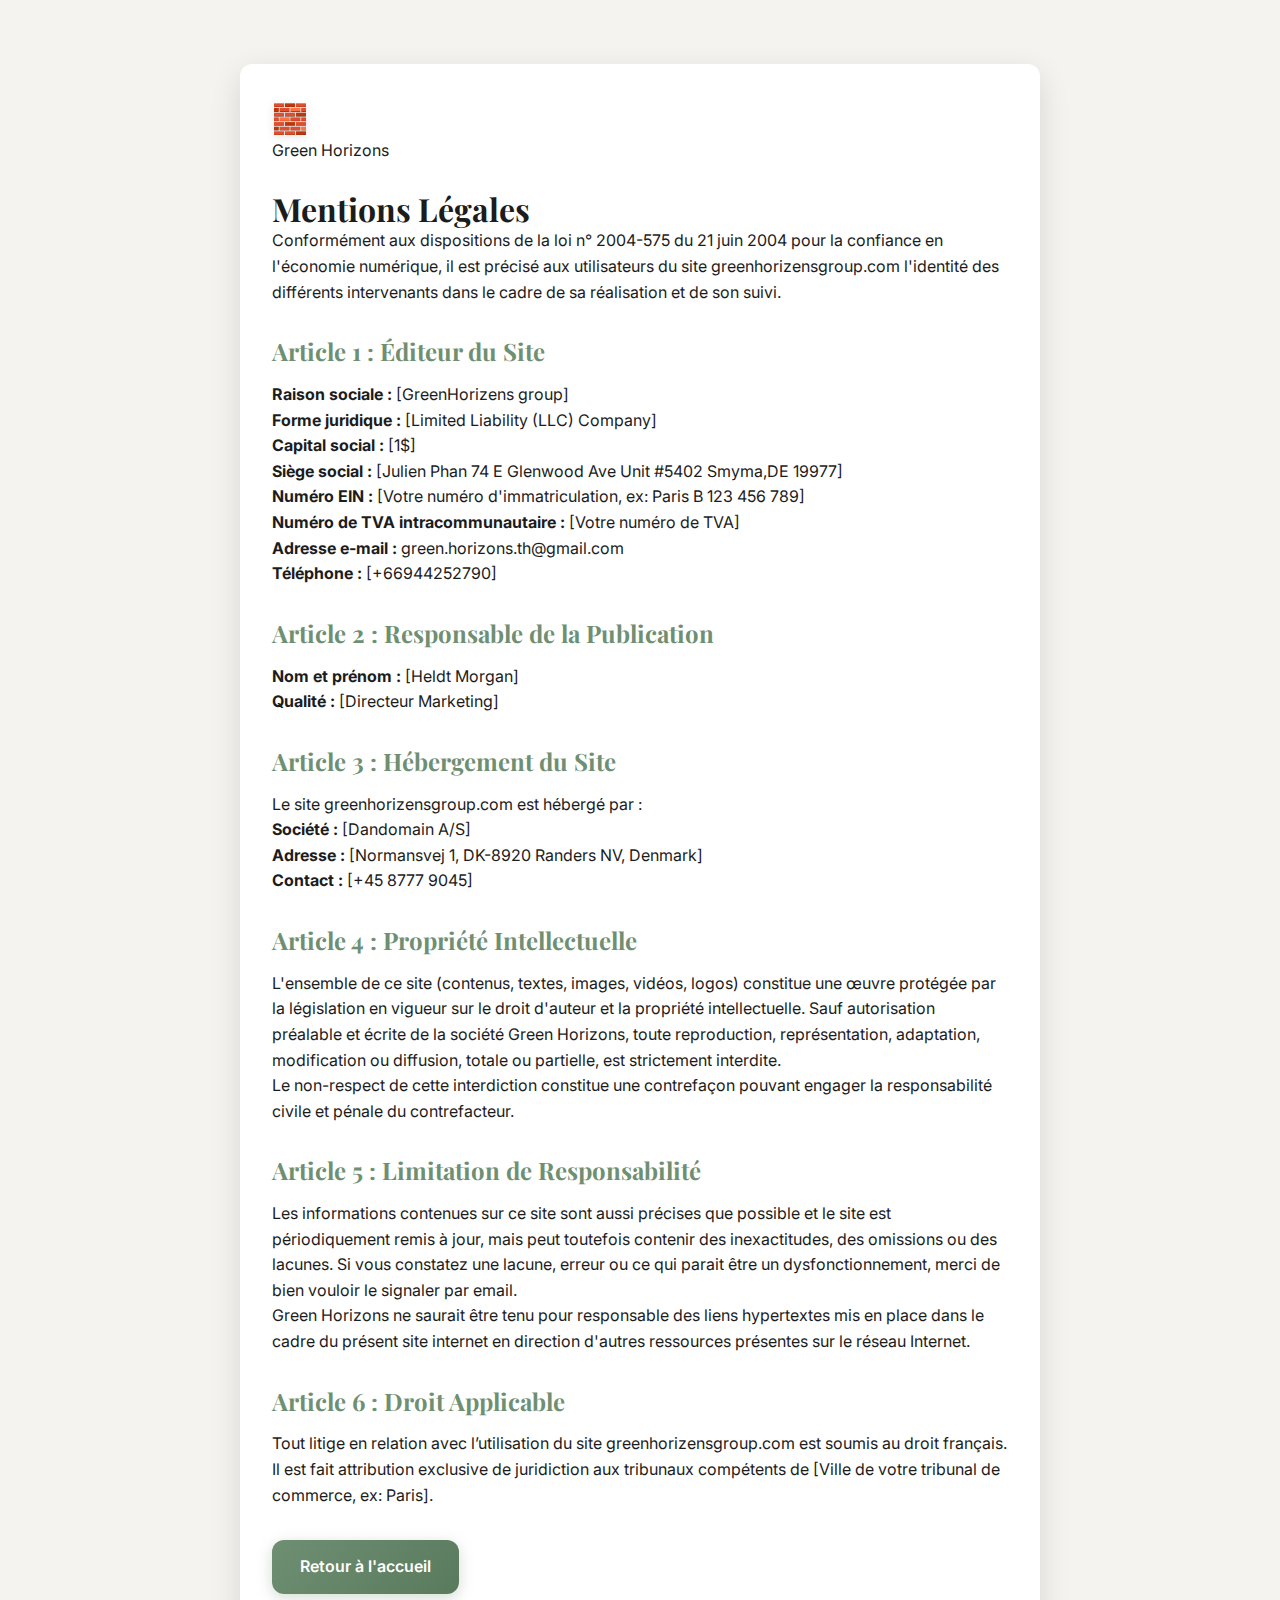
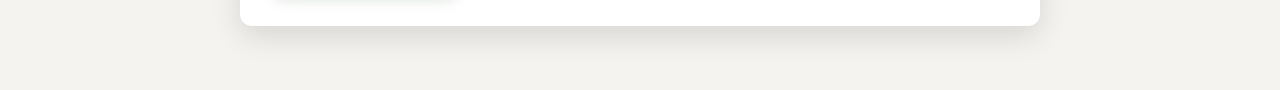
<file: mentions-legales.html>
<!DOCTYPE html>
<html lang="fr">
<head>
    <meta charset="UTF-8">
    <meta name="viewport" content="width=device-width, initial-scale=1.0">
    <title>Mentions Légales - Green Horizons</title>
    <link rel="stylesheet" href="style2.css">
    <link rel="preconnect" href="https://fonts.googleapis.com">
    <link rel="preconnect" href="https://fonts.gstatic.com" crossorigin>
    <link href="https://fonts.googleapis.com/css2?family=Playfair+Display:wght@400;600;700&family=Inter:wght@300;400;500;600;700&display=swap" rel="stylesheet">
</head>
<body>
    <div class="privacy-page-container">
        <div class="logo" style="margin-bottom: 2rem; justify-content: center;">
            <span class="logo-icon">🧱</span>
            <span class="logo-text">Green Horizons</span>
        </div>
        <h1>Mentions Légales</h1>
        <div class="privacy-content">
            <p>Conformément aux dispositions de la loi n° 2004-575 du 21 juin 2004 pour la confiance en l'économie numérique, il est précisé aux utilisateurs du site greenhorizensgroup.com l'identité des différents intervenants dans le cadre de sa réalisation et de son suivi.</p>

            <h3>Article 1 : Éditeur du Site</h3>
            <p>
                <strong>Raison sociale :</strong> [GreenHorizens group]<br>
                <strong>Forme juridique :</strong> [Limited Liability (LLC) Company]<br>
                <strong>Capital social :</strong> [1$]<br>
                <strong>Siège social :</strong> [Julien Phan  74 E Glenwood Ave Unit #5402 Smyma,DE 19977]<br>
                <strong>Numéro EIN :</strong> [Votre numéro d'immatriculation, ex: Paris B 123 456 789]<br>
                <strong>Numéro de TVA intracommunautaire :</strong> [Votre numéro de TVA]<br>
                <strong>Adresse e-mail :</strong> green.horizons.th@gmail.com<br>
                <strong>Téléphone :</strong> [+66944252790]
            </p>

            <h3>Article 2 : Responsable de la Publication</h3>
            <p>
                <strong>Nom et prénom :</strong> [Heldt Morgan]<br>
                <strong>Qualité :</strong> [Directeur Marketing]
            </p>

            <h3>Article 3 : Hébergement du Site</h3>
            <p>
                Le site greenhorizensgroup.com est hébergé par :<br>
                <strong>Société :</strong> [Dandomain A/S]<br>
                <strong>Adresse :</strong> [Normansvej 1, DK-8920 Randers NV, Denmark]<br>
                <strong>Contact :</strong> [+45 8777 9045]
            </p>

            <h3>Article 4 : Propriété Intellectuelle</h3>
            <p>L'ensemble de ce site (contenus, textes, images, vidéos, logos) constitue une œuvre protégée par la législation en vigueur sur le droit d'auteur et la propriété intellectuelle. Sauf autorisation préalable et écrite de la société Green Horizons, toute reproduction, représentation, adaptation, modification ou diffusion, totale ou partielle, est strictement interdite.</p>
            <p>Le non-respect de cette interdiction constitue une contrefaçon pouvant engager la responsabilité civile et pénale du contrefacteur.</p>

            <h3>Article 5 : Limitation de Responsabilité</h3>
            <p>Les informations contenues sur ce site sont aussi précises que possible et le site est périodiquement remis à jour, mais peut toutefois contenir des inexactitudes, des omissions ou des lacunes. Si vous constatez une lacune, erreur ou ce qui parait être un dysfonctionnement, merci de bien vouloir le signaler par email.</p>
            <p>Green Horizons ne saurait être tenu pour responsable des liens hypertextes mis en place dans le cadre du présent site internet en direction d'autres ressources présentes sur le réseau Internet.</p>

            <h3>Article 6 : Droit Applicable</h3>
            <p>Tout litige en relation avec l’utilisation du site greenhorizensgroup.com est soumis au droit français. Il est fait attribution exclusive de juridiction aux tribunaux compétents de [Ville de votre tribunal de commerce, ex: Paris].</p>

            <a href="index.html" class="btn primary" style="margin-top: 2rem;">Retour à l'accueil</a>
        </div>
    </div>
</body>
</html>
</file>
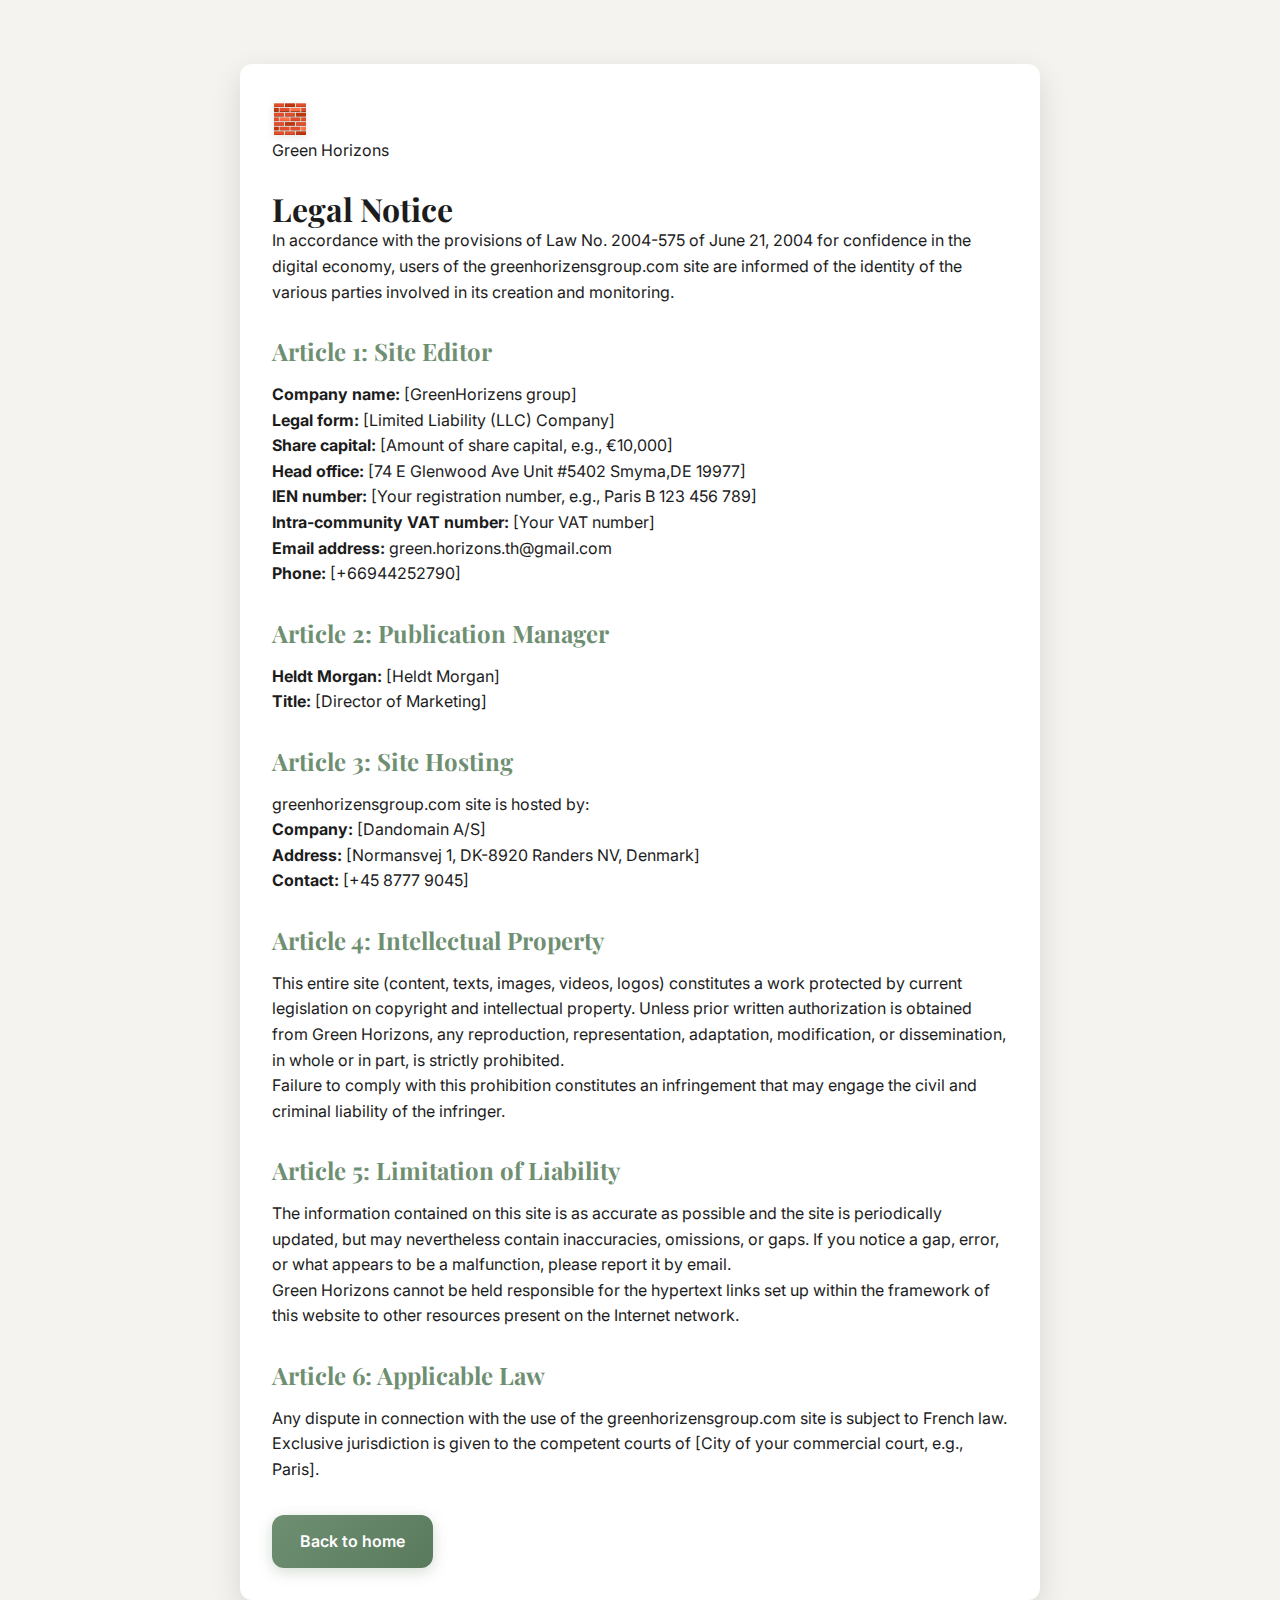
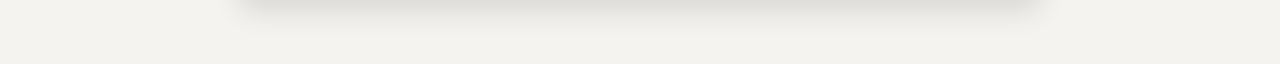
<file: mentions-legales_en.html>
<!DOCTYPE html>
<html lang="en">
<head>
    <meta charset="UTF-8">
    <meta name="viewport" content="width=device-width, initial-scale=1.0">
    <title>Legal Notice - Green Horizons</title>
    <link rel="stylesheet" href="style2.css">
    <link rel="preconnect" href="https://fonts.googleapis.com">
    <link rel="preconnect" href="https://fonts.gstatic.com" crossorigin>
    <link href="https://fonts.googleapis.com/css2?family=Playfair+Display:wght@400;600;700&family=Inter:wght@300;400;500;600;700&display=swap" rel="stylesheet">
</head>
<body>
    <div class="privacy-page-container">
        <div class="logo" style="margin-bottom: 2rem; justify-content: center;">
            <span class="logo-icon">🧱</span>
            <span class="logo-text">Green Horizons</span>
        </div>
        <h1>Legal Notice</h1>
        <div class="privacy-content">
            <p>In accordance with the provisions of Law No. 2004-575 of June 21, 2004 for confidence in the digital economy, users of the greenhorizensgroup.com site are informed of the identity of the various parties involved in its creation and monitoring.</p>

            <h3>Article 1: Site Editor</h3>
            <p>
                <strong>Company name:</strong> [GreenHorizens group]<br>
                <strong>Legal form:</strong> [Limited Liability (LLC) Company]<br>
                <strong>Share capital:</strong> [Amount of share capital, e.g., €10,000]<br>
                <strong>Head office:</strong> [74 E Glenwood Ave Unit #5402 Smyma,DE 19977]<br>
                <strong>IEN number:</strong> [Your registration number, e.g., Paris B 123 456 789]<br>
                <strong>Intra-community VAT number:</strong> [Your VAT number]<br>
                <strong>Email address:</strong> green.horizons.th@gmail.com<br>
                <strong>Phone:</strong> [+66944252790]
            </p>

            <h3>Article 2: Publication Manager</h3>
            <p>
                <strong>Heldt Morgan:</strong> [Heldt Morgan]<br>
                <strong>Title:</strong> [Director of Marketing]
            </p>

            <h3>Article 3: Site Hosting</h3>
            <p>
                greenhorizensgroup.com site is hosted by:<br>
                <strong>Company:</strong> [Dandomain A/S]<br>
                <strong>Address:</strong> [Normansvej 1, DK-8920 Randers NV, Denmark]<br>
                <strong>Contact:</strong> [+45 8777 9045]
            </p>

            <h3>Article 4: Intellectual Property</h3>
            <p>This entire site (content, texts, images, videos, logos) constitutes a work protected by current legislation on copyright and intellectual property. Unless prior written authorization is obtained from Green Horizons, any reproduction, representation, adaptation, modification, or dissemination, in whole or in part, is strictly prohibited.</p>
            <p>Failure to comply with this prohibition constitutes an infringement that may engage the civil and criminal liability of the infringer.</p>

            <h3>Article 5: Limitation of Liability</h3>
            <p>The information contained on this site is as accurate as possible and the site is periodically updated, but may nevertheless contain inaccuracies, omissions, or gaps. If you notice a gap, error, or what appears to be a malfunction, please report it by email.</p>
            <p>Green Horizons cannot be held responsible for the hypertext links set up within the framework of this website to other resources present on the Internet network.</p>

            <h3>Article 6: Applicable Law</h3>
            <p>Any dispute in connection with the use of the greenhorizensgroup.com site is subject to French law. Exclusive jurisdiction is given to the competent courts of [City of your commercial court, e.g., Paris].</p>

            <a href="index_en.html" class="btn primary" style="margin-top: 2rem;">Back to home</a>
        </div>
    </div>
</body>
</html>
</file>
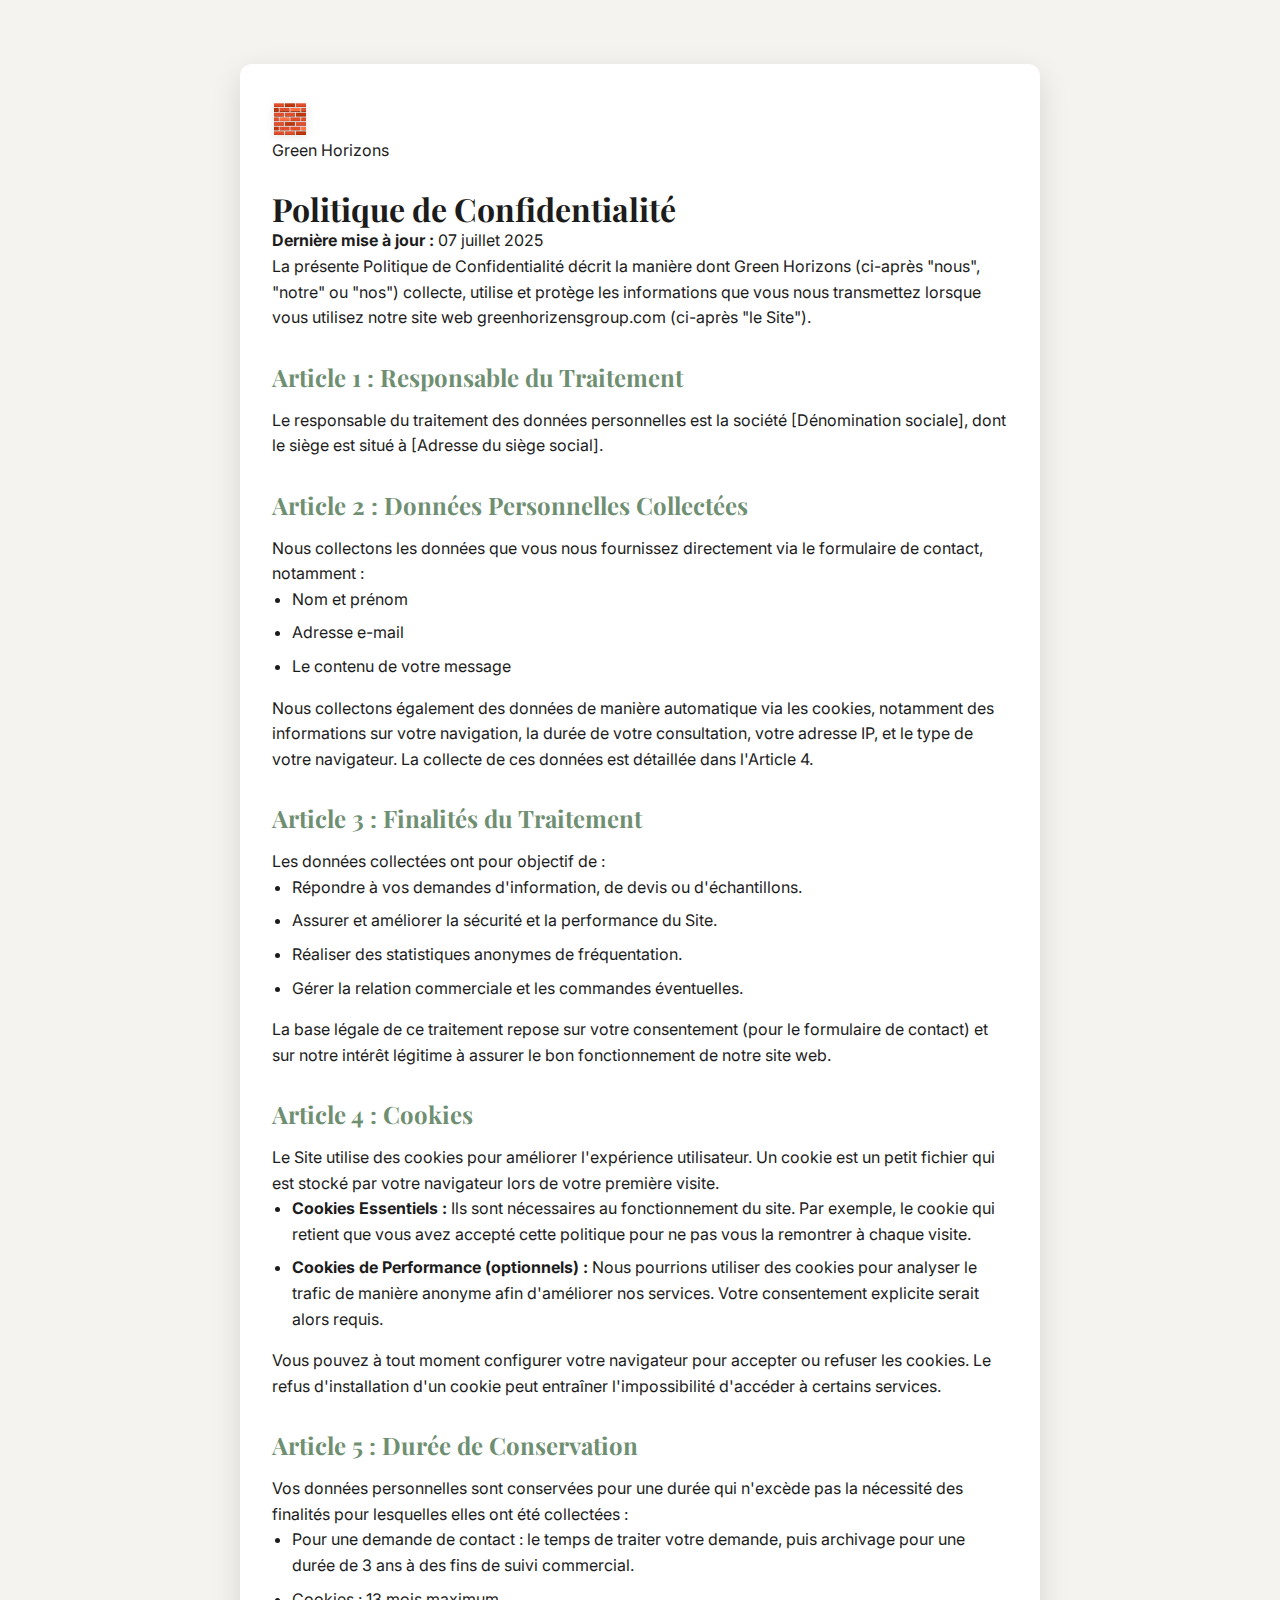
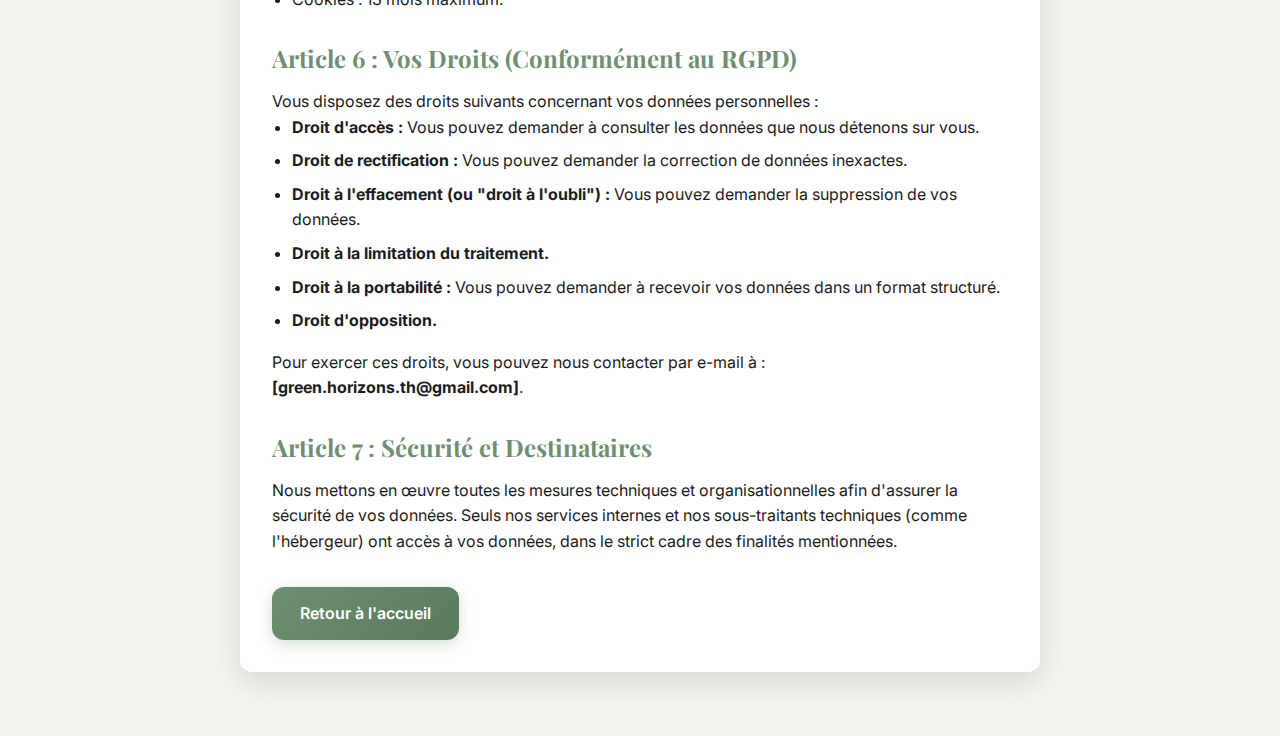
<file: privacy.html>
<!DOCTYPE html>
<html lang="fr">
<head>
    <meta charset="UTF-8">
    <meta name="viewport" content="width=device-width, initial-scale=1.0">
    <title>Politique de Confidentialité - Green Horizons</title>
    <link rel="stylesheet" href="style2.css">
    <link rel="preconnect" href="https://fonts.googleapis.com">
    <link rel="preconnect" href="https://fonts.gstatic.com" crossorigin>
    <link href="https://fonts.googleapis.com/css2?family=Playfair+Display:wght@400;600;700&family=Inter:wght@300;400;500;600;700&display=swap" rel="stylesheet">
</head>
<body>
    <div class="privacy-page-container">
        <div class="logo" style="margin-bottom: 2rem; justify-content: center;">
            <span class="logo-icon">🧱</span>
            <span class="logo-text">Green Horizons</span>
        </div>
        <h1>Politique de Confidentialité</h1>
        <div class="privacy-content">
            <p><strong>Dernière mise à jour :</strong> 07 juillet 2025</p>
            <p>La présente Politique de Confidentialité décrit la manière dont Green Horizons (ci-après "nous", "notre" ou "nos") collecte, utilise et protège les informations que vous nous transmettez lorsque vous utilisez notre site web greenhorizensgroup.com (ci-après "le Site").</p>
            
            <h3>Article 1 : Responsable du Traitement</h3>
            <p>Le responsable du traitement des données personnelles est la société [Dénomination sociale], dont le siège est situé à [Adresse du siège social].</p>

            <h3>Article 2 : Données Personnelles Collectées</h3>
            <p>Nous collectons les données que vous nous fournissez directement via le formulaire de contact, notamment :</p>
            <ul>
                <li>Nom et prénom</li>
                <li>Adresse e-mail</li>
                <li>Le contenu de votre message</li>
            </ul>
            <p>Nous collectons également des données de manière automatique via les cookies, notamment des informations sur votre navigation, la durée de votre consultation, votre adresse IP, et le type de votre navigateur. La collecte de ces données est détaillée dans l'Article 4.</p>

            <h3>Article 3 : Finalités du Traitement</h3>
            <p>Les données collectées ont pour objectif de :</p>
            <ul>
                <li>Répondre à vos demandes d'information, de devis ou d'échantillons.</li>
                <li>Assurer et améliorer la sécurité et la performance du Site.</li>
                <li>Réaliser des statistiques anonymes de fréquentation.</li>
                <li>Gérer la relation commerciale et les commandes éventuelles.</li>
            </ul>
            <p>La base légale de ce traitement repose sur votre consentement (pour le formulaire de contact) et sur notre intérêt légitime à assurer le bon fonctionnement de notre site web.</p>

            <h3>Article 4 : Cookies</h3>
            <p>Le Site utilise des cookies pour améliorer l'expérience utilisateur. Un cookie est un petit fichier qui est stocké par votre navigateur lors de votre première visite.</p>
            <ul>
                <li><strong>Cookies Essentiels :</strong> Ils sont nécessaires au fonctionnement du site. Par exemple, le cookie qui retient que vous avez accepté cette politique pour ne pas vous la remontrer à chaque visite.</li>
                <li><strong>Cookies de Performance (optionnels) :</strong> Nous pourrions utiliser des cookies pour analyser le trafic de manière anonyme afin d'améliorer nos services. Votre consentement explicite serait alors requis.</li>
            </ul>
            <p>Vous pouvez à tout moment configurer votre navigateur pour accepter ou refuser les cookies. Le refus d'installation d'un cookie peut entraîner l'impossibilité d'accéder à certains services.</p>

            <h3>Article 5 : Durée de Conservation</h3>
            <p>Vos données personnelles sont conservées pour une durée qui n'excède pas la nécessité des finalités pour lesquelles elles ont été collectées :</p>
            <ul>
                <li>Pour une demande de contact : le temps de traiter votre demande, puis archivage pour une durée de 3 ans à des fins de suivi commercial.</li>
                <li>Cookies : 13 mois maximum.</li>
            </ul>

            <h3>Article 6 : Vos Droits (Conformément au RGPD)</h3>
            <p>Vous disposez des droits suivants concernant vos données personnelles :</p>
            <ul>
                <li><strong>Droit d'accès :</strong> Vous pouvez demander à consulter les données que nous détenons sur vous.</li>
                <li><strong>Droit de rectification :</strong> Vous pouvez demander la correction de données inexactes.</li>
                <li><strong>Droit à l'effacement (ou "droit à l'oubli") :</strong> Vous pouvez demander la suppression de vos données.</li>
                <li><strong>Droit à la limitation du traitement.</strong></li>
                <li><strong>Droit à la portabilité :</strong> Vous pouvez demander à recevoir vos données dans un format structuré.</li>
                <li><strong>Droit d'opposition.</strong></li>
            </ul>
            <p>Pour exercer ces droits, vous pouvez nous contacter par e-mail à : <strong>[green.horizons.th@gmail.com]</strong>.</p>

            <h3>Article 7 : Sécurité et Destinataires</h3>
            <p>Nous mettons en œuvre toutes les mesures techniques et organisationnelles afin d'assurer la sécurité de vos données. Seuls nos services internes et nos sous-traitants techniques (comme l'hébergeur) ont accès à vos données, dans le strict cadre des finalités mentionnées.</p>

            <a href="index.html" class="btn primary" style="margin-top: 2rem;">Retour à l'accueil</a>
        </div>
    </div>
</body>
</html>
</file>
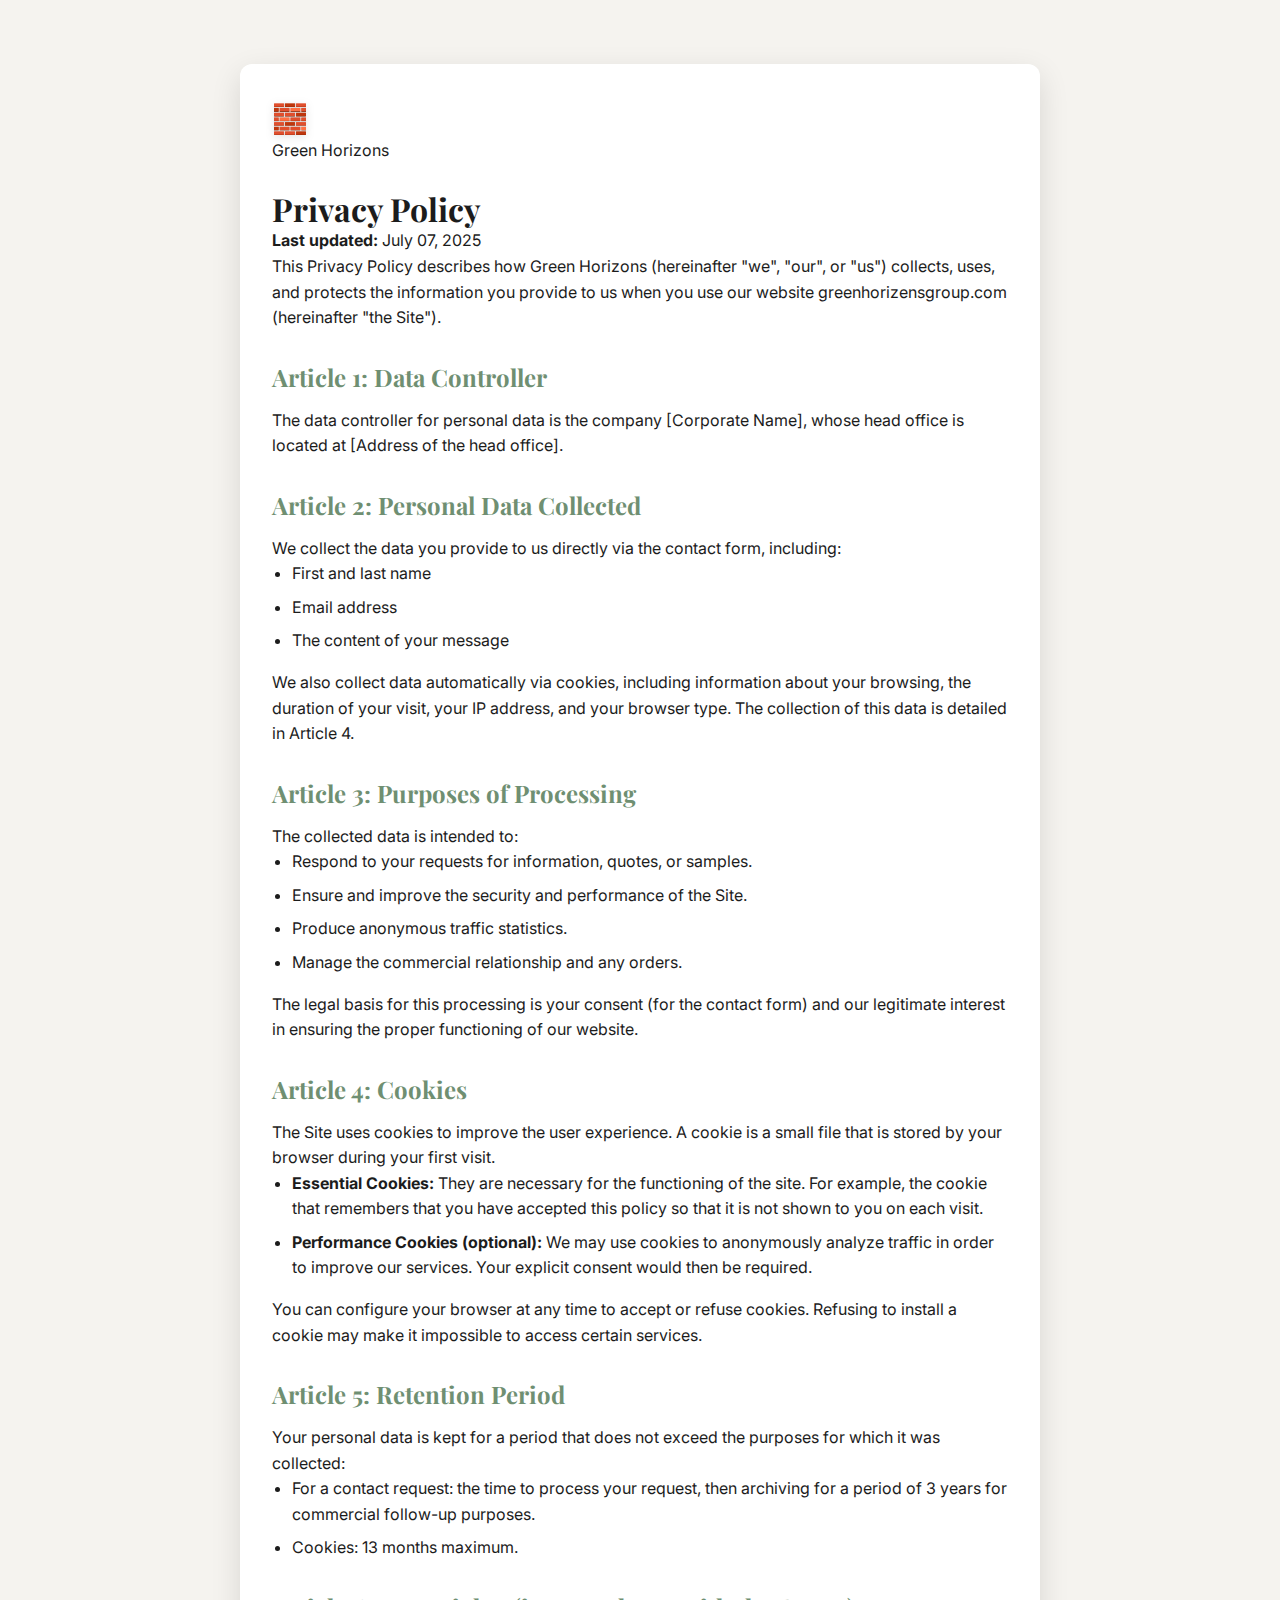
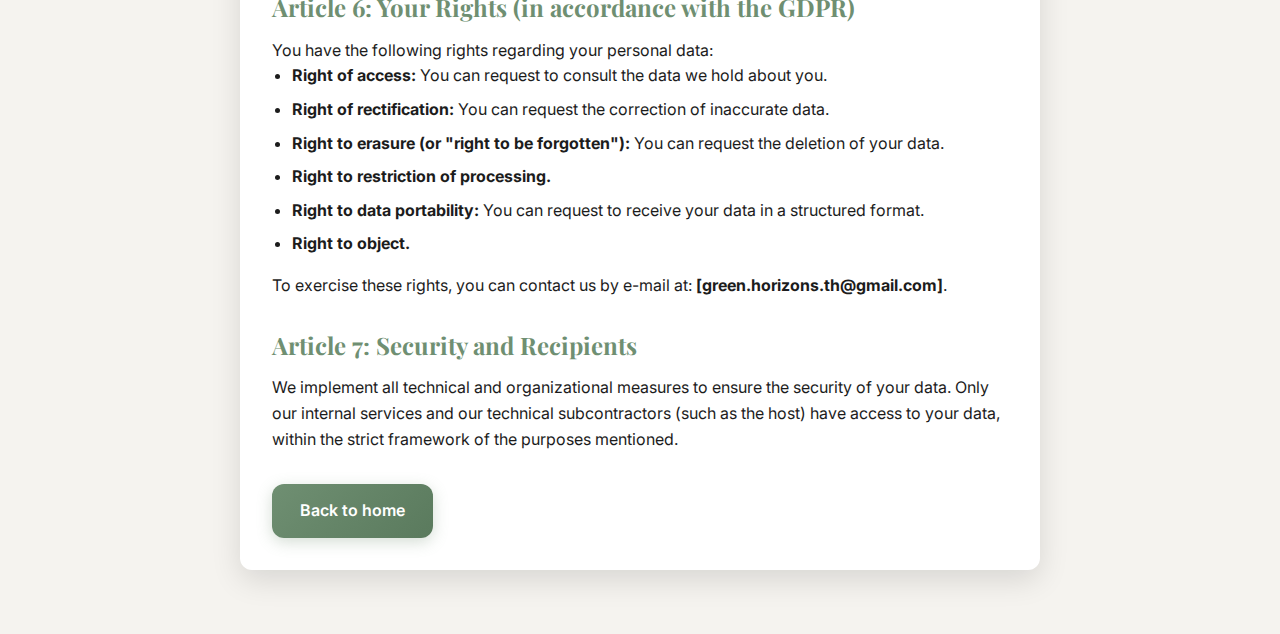
<file: privacy_en.html>
<!DOCTYPE html>
<html lang="en">
<head>
    <meta charset="UTF-8">
    <meta name="viewport" content="width=device-width, initial-scale=1.0">
    <title>Privacy Policy - Green Horizons</title>
    <link rel="stylesheet" href="style2.css">
    <link rel="preconnect" href="https://fonts.googleapis.com">
    <link rel="preconnect" href="https://fonts.gstatic.com" crossorigin>
    <link href="https://fonts.googleapis.com/css2?family=Playfair+Display:wght@400;600;700&family=Inter:wght@300;400;500;600;700&display=swap" rel="stylesheet">
</head>
<body>
    <div class="privacy-page-container">
        <div class="logo" style="margin-bottom: 2rem; justify-content: center;">
            <span class="logo-icon">🧱</span>
            <span class="logo-text">Green Horizons</span>
        </div>
        <h1>Privacy Policy</h1>
        <div class="privacy-content">
            <p><strong>Last updated:</strong> July 07, 2025</p>
            <p>This Privacy Policy describes how Green Horizons (hereinafter "we", "our", or "us") collects, uses, and protects the information you provide to us when you use our website greenhorizensgroup.com (hereinafter "the Site").</p>
            
            <h3>Article 1: Data Controller</h3>
            <p>The data controller for personal data is the company [Corporate Name], whose head office is located at [Address of the head office].</p>

            <h3>Article 2: Personal Data Collected</h3>
            <p>We collect the data you provide to us directly via the contact form, including:</p>
            <ul>
                <li>First and last name</li>
                <li>Email address</li>
                <li>The content of your message</li>
            </ul>
            <p>We also collect data automatically via cookies, including information about your browsing, the duration of your visit, your IP address, and your browser type. The collection of this data is detailed in Article 4.</p>

            <h3>Article 3: Purposes of Processing</h3>
            <p>The collected data is intended to:</p>
            <ul>
                <li>Respond to your requests for information, quotes, or samples.</li>
                <li>Ensure and improve the security and performance of the Site.</li>
                <li>Produce anonymous traffic statistics.</li>
                <li>Manage the commercial relationship and any orders.</li>
            </ul>
            <p>The legal basis for this processing is your consent (for the contact form) and our legitimate interest in ensuring the proper functioning of our website.</p>

            <h3>Article 4: Cookies</h3>
            <p>The Site uses cookies to improve the user experience. A cookie is a small file that is stored by your browser during your first visit.</p>
            <ul>
                <li><strong>Essential Cookies:</strong> They are necessary for the functioning of the site. For example, the cookie that remembers that you have accepted this policy so that it is not shown to you on each visit.</li>
                <li><strong>Performance Cookies (optional):</strong> We may use cookies to anonymously analyze traffic in order to improve our services. Your explicit consent would then be required.</li>
            </ul>
            <p>You can configure your browser at any time to accept or refuse cookies. Refusing to install a cookie may make it impossible to access certain services.</p>

            <h3>Article 5: Retention Period</h3>
            <p>Your personal data is kept for a period that does not exceed the purposes for which it was collected:</p>
            <ul>
                <li>For a contact request: the time to process your request, then archiving for a period of 3 years for commercial follow-up purposes.</li>
                <li>Cookies: 13 months maximum.</li>
            </ul>

            <h3>Article 6: Your Rights (in accordance with the GDPR)</h3>
            <p>You have the following rights regarding your personal data:</p>
            <ul>
                <li><strong>Right of access:</strong> You can request to consult the data we hold about you.</li>
                <li><strong>Right of rectification:</strong> You can request the correction of inaccurate data.</li>
                <li><strong>Right to erasure (or "right to be forgotten"):</strong> You can request the deletion of your data.</li>
                <li><strong>Right to restriction of processing.</strong></li>
                <li><strong>Right to data portability:</strong> You can request to receive your data in a structured format.</li>
                <li><strong>Right to object.</strong></li>
            </ul>
            <p>To exercise these rights, you can contact us by e-mail at: <strong>[green.horizons.th@gmail.com]</strong>.</p>

            <h3>Article 7: Security and Recipients</h3>
            <p>We implement all technical and organizational measures to ensure the security of your data. Only our internal services and our technical subcontractors (such as the host) have access to your data, within the strict framework of the purposes mentioned.</p>

            <a href="index_en.html" class="btn primary" style="margin-top: 2rem;">Back to home</a>
        </div>
    </div>
</body>
</html>
</file>
<file: style2.css>
:root {
  --primary-color: #6F8F72;
  --primary-dark: #5a7a5d;
  --primary-light: #8FA892;
  --secondary-color: #F5F3EF;
  --background-light: #FFFFFF;
  --background-dark: #1C1C1C;
  --text-dark: #1C1C1C;
  --text-medium: #666;
  --text-light: #999;
  --accent-color: #E8A87C;
  --border-color: #E0E0E0;
  --shadow-light: 0 5px 20px rgba(0, 0, 0, 0.08);
  --shadow-medium: 0 10px 30px rgba(0, 0, 0, 0.12);
  --shadow-heavy: 0 20px 60px rgba(0, 0, 0, 0.18);
  --border-radius: 12px;
  --transition: all 0.3s cubic-bezier(0.4, 0, 0.2, 1);
}

*,
*::before,
*::after {
  margin: 0;
  padding: 0;
  box-sizing: border-box;
}

html {
  scroll-behavior: smooth;
  font-size: 16px;
}

body {
  font-family: 'Inter', -apple-system, BlinkMacSystemFont, 'Segoe UI', Roboto, sans-serif;
  color: var(--text-dark);
  background-color: var(--secondary-color);
  line-height: 1.6;
  overflow-x: hidden;
  -webkit-font-smoothing: antialiased;
  -moz-osx-font-smoothing: grayscale;
}

body.menu-open {
  overflow: hidden;
}

.photo-overlay {
  position: fixed;
  top: 0;
  left: 0;
  width: 100%;
  height: 100%;
  background-image: url('assets/banner.png');
  background-position: center;
  background-size: cover;
  background-repeat: no-repeat;
  z-index: 9999;
  animation: fadeOutOverlay 2.5s ease-out 1s forwards;
}

html.webp .photo-overlay {
  background-image: url('assets/banner.webp');
}


@keyframes fadeOutOverlay {
  from { opacity: 1; }
  to { opacity: 0; visibility: hidden; }
}

body.overlay-hidden .photo-overlay {
  display: none;
}

.container {
  max-width: 1200px;
  margin: 0 auto;
  padding: 0 20px;
}

h1, h2, h3 {
  font-family: 'Playfair Display', serif;
  font-weight: 700;
  color: var(--text-dark);
  line-height: 1.2;
}

.highlight {
  background: linear-gradient(120deg, var(--primary-color), var(--primary-light));
  -webkit-background-clip: text;
  -webkit-text-fill-color: transparent;
  background-clip: text;
  position: relative;
  padding-bottom: 5px;
}

.highlight::after {
  content: '';
  position: absolute;
  bottom: -2px;
  left: 0;
  width: 100%;
  height: 2px;
  background: linear-gradient(90deg, var(--primary-color), var(--primary-light));
  opacity: 0.3;
}

.navbar {
  position: fixed;
  top: 0;
  left: 0;
  right: 0;
  z-index: 1000;
  padding: 1rem 0;
  background: rgba(255, 255, 255, 0.9);
  backdrop-filter: blur(10px);
  -webkit-backdrop-filter: blur(10px);
  border-bottom: 1px solid transparent;
  transition: var(--transition);
}

.navbar.scrolled {
  background: rgba(255, 255, 255, 0.98);
  box-shadow: var(--shadow-light);
  border-bottom-color: var(--border-color);
}

.nav-container {
  display: flex;
  justify-content: space-between;
  align-items: center;
  max-width: 1200px;
  margin: 0 auto;
  padding: 0 20px;
}

.logo a {
  display: flex;
  align-items: center;
  gap: 8px;
  font-weight: 700;
  color: var(--primary-color);
  font-size: 1.5rem;
  text-decoration: none;
}

.logo-icon {
  font-size: 1.8rem;
  filter: drop-shadow(0 2px 4px rgba(0,0,0,0.1));
}

.nav-right {
  display: flex;
  align-items: center;
  gap: 2rem;
}

.nav-menu {
  display: flex;
  align-items: center;
  list-style: none;
  gap: 2rem;
}

.nav-menu a {
  color: var(--text-dark);
  text-decoration: none;
  font-weight: 500;
  transition: var(--transition);
  position: relative;
  padding: 5px 0;
}

.nav-menu a::after {
  content: '';
  position: absolute;
  bottom: -5px;
  left: 0;
  width: 0;
  height: 2px;
  background: var(--primary-color);
  transition: width 0.3s ease;
}

.nav-menu a:hover::after,
.nav-menu a.active::after {
  width: 100%;
}

.menu-toggle {
  display: none;
  flex-direction: column;
  background: none;
  border: none;
  cursor: pointer;
  padding: 5px;
  z-index: 1001;
}

.menu-toggle span {
  width: 25px;
  height: 3px;
  background: var(--primary-color);
  margin: 3px 0;
  transition: var(--transition);
  border-radius: 3px;
}

.menu-toggle.active span:nth-child(1) { transform: rotate(45deg) translate(5px, 5px); }
.menu-toggle.active span:nth-child(2) { opacity: 0; }
.menu-toggle.active span:nth-child(3) { transform: rotate(-45deg) translate(7px, -6px); }

.hero {
  position: relative;
  background-color: #000;
  background-image: linear-gradient(135deg, rgba(0, 0, 0, 0.3), rgba(0, 0, 0, 0.3)), url('assets/banner.png');
  background-position: center;
  background-size: cover;
  background-repeat: no-repeat;
  padding: 140px 20px 80px;
  text-align: center;
  min-height: 100vh;
  display: flex;
  align-items: center;
  justify-content: center;
  overflow: hidden;
}

html.webp .hero {
  background-image: linear-gradient(135deg, rgba(0, 0, 0, 0.3), rgba(0, 0, 0, 0.3)), url('assets/banner.webp');
}

.hero-background {
  position: absolute;
  top: 0; left: 0; right: 0; bottom: 0;
  pointer-events: none;
}

.floating-elements {
  position: absolute;
  width: 100%;
  height: 100%;
}

.float-element {
  position: absolute;
  width: 80px;
  height: 80px;
  background: linear-gradient(45deg, var(--primary-color), var(--primary-light));
  border-radius: 50%;
  opacity: 0.1;
  animation: float 6s ease-in-out infinite;
}

.float-element:nth-child(1) { top: 20%; left: 10%; animation-delay: 0s; }
.float-element:nth-child(2) { top: 60%; right: 10%; animation-delay: 2s; }
.float-element:nth-child(3) { bottom: 20%; left: 20%; animation-delay: 4s; }

@keyframes float {
  0%, 100% { transform: translateY(0px) rotate(0deg); }
  50% { transform: translateY(-20px) rotate(180deg); }
}

.hero-content {
  max-width: 900px;
  position: relative;
  z-index: 2;
}

.hero h1 {
  font-size: clamp(2.5rem, 5vw, 4.5rem);
  margin-bottom: 1.5rem;
  color: var(--primary-light);
  text-shadow: 0 2px 15px rgba(0,0,0,0.5);
}

.hero p {
  font-size: clamp(1.1rem, 2vw, 1.4rem);
  margin-bottom: 2rem;
  color: var(--text-medium);
  font-weight: 300;
  letter-spacing: 0.5px;
}

.hero-stats {
  display: flex;
  justify-content: center;
  gap: 3rem;
  margin: 2rem 0;
  flex-wrap: wrap;
}

.stat-item {
  text-align: center;
  padding: 1rem;
  background: rgba(255, 255, 255, 0.7);
  border-radius: var(--border-radius);
  backdrop-filter: blur(10px);
  border: 1px solid rgba(255, 255, 255, 0.3);
  min-width: 120px;
}

.stat-number {
  display: block;
  font-size: 2rem;
  font-weight: 700;
  color: var(--primary-color);
  line-height: 1;
}

.stat-label {
  font-size: 0.9rem;
  color: var(--text-medium);
  font-weight: 500;
  text-transform: uppercase;
  letter-spacing: 0.5px;
}

.buttons {
  display: flex;
  gap: 1rem;
  justify-content: center;
  flex-wrap: wrap;
  margin-top: 2rem;
}

.btn {
  display: inline-flex;
  align-items: center;
  gap: 8px;
  padding: 14px 28px;
  text-decoration: none;
  border-radius: var(--border-radius);
  font-weight: 600;
  font-size: 1rem;
  transition: var(--transition);
  cursor: pointer;
  border: none;
  position: relative;
  overflow: hidden;
}

.btn span {
  z-index: 1;
}

.btn::before {
  content: '';
  position: absolute;
  top: 50%;
  left: 50%;
  width: 0;
  height: 0;
  background: rgba(255, 255, 255, 0.2);
  border-radius: 50%;
  transform: translate(-50%, -50%);
  transition: width 0.4s ease, height 0.4s ease;
  z-index: 0;
}

.btn:hover::before {
  width: 200%;
  height: 200%;
}

.btn.primary {
  background: linear-gradient(135deg, var(--primary-color), var(--primary-dark));
  color: white;
  box-shadow: 0 4px 15px rgba(111, 143, 114, 0.3);
}

.btn.primary:hover {
  transform: translateY(-3px);
  box-shadow: 0 8px 25px rgba(111, 143, 114, 0.4);
}

.btn.secondary {
  background: rgba(255, 255, 255, 0.9);
  color: var(--primary-color);
  border: 2px solid var(--primary-color);
  backdrop-filter: blur(10px);
}

.btn.secondary:hover {
  background: var(--primary-color);
  color: white;
  transform: translateY(-3px);
}

.btn.large {
  padding: 18px 36px;
  font-size: 1.1rem;
}

.btn svg {
  transition: transform 0.3s ease;
}

.btn:hover svg {
  transform: translateX(3px);
}

section {
  padding: 120px 0;
}

section h2 {
  font-size: clamp(2.5rem, 4vw, 3.5rem);
  margin-bottom: 4rem;
  text-align: center;
  color: var(--text-dark);
}

.features {
  background: var(--background-light);
  position: relative;
}

.features::before {
  content: '';
  position: absolute;
  top: 0;
  left: 0;
  right: 0;
  height: 100px;
  background: linear-gradient(to bottom, var(--secondary-color), transparent);
}

.feature-cards {
  display: grid;
  grid-template-columns: repeat(auto-fit, minmax(320px, 1fr));
  gap: 2rem;
  margin-top: 4rem;
}

.card {
  background: var(--background-light);
  padding: 2.5rem;
  border-radius: 20px;
  box-shadow: var(--shadow-light);
  transition: var(--transition);
  border: 1px solid rgba(111, 143, 114, 0.1);
  position: relative;
  overflow: hidden;
}

.card::before {
  content: '';
  position: absolute;
  top: 0;
  left: 0;
  right: 0;
  height: 4px;
  background: linear-gradient(90deg, var(--primary-color), var(--primary-light));
  transform: scaleX(0);
  transform-origin: left;
  transition: transform 0.3s ease;
}

.card:hover::before {
  transform: scaleX(1);
}

.card:hover {
  transform: translateY(-15px) scale(1.02);
  box-shadow: var(--shadow-medium);
}

.card-icon {
  font-size: 3rem;
  margin-bottom: 1.5rem;
  filter: drop-shadow(0 2px 4px rgba(0,0,0,0.1));
}

.card h3 {
  font-size: 1.8rem;
  margin-bottom: 1rem;
  color: var(--primary-color);
}

.card p {
  color: var(--text-medium);
  font-size: 1.1rem;
  line-height: 1.7;
  margin-bottom: 1.5rem;
}

.card-detail {
  display: flex;
  gap: 0.5rem;
  flex-wrap: wrap;
}

.detail-badge {
  background: var(--secondary-color);
  color: var(--primary-color);
  padding: 0.25rem 0.75rem;
  border-radius: 20px;
  font-size: 0.85rem;
  font-weight: 500;
  border: 1px solid rgba(111, 143, 114, 0.2);
}

.about {
    background-color: var(--secondary-color);
}

.about-content {
    display: grid;
    grid-template-columns: 1fr 1fr;
    gap: 4rem;
    align-items: center;
}

.about-text h3 {
    font-size: 2rem;
    color: var(--primary-color);
    margin-bottom: 1.5rem;
}

.about-text p {
    margin-bottom: 1rem;
    line-height: 1.8;
}

.about-image img {
    width: 100%;
    height: auto;
    border-radius: var(--border-radius);
    box-shadow: var(--shadow-heavy);
}

.process {
  background: var(--secondary-color); 
}

.process-timeline {
  max-width: 800px;
  margin: 0 auto;
  position: relative;
}

.process-timeline::before {
  content: '';
  position: absolute;
  left: 50%;
  transform: translateX(-50%);
  top: 0;
  bottom: 0;
  width: 4px; 
  background-color: rgba(111, 143, 114, 0.15); 
  border-radius: 4px;
}

.timeline-progress {
  position: absolute;
  left: 50%;
  transform: translateX(-50%);
  top: 0;
  width: 4px; 
  background: linear-gradient(180deg, var(--primary-color), var(--primary-light));
  height: 0;
  transition: height 0.5s ease-out;
}

.timeline-item {
  display: flex;
  align-items: center;
  margin-bottom: 3rem;
  position: relative;
}

.timeline-item:nth-child(odd) { flex-direction: row-reverse; }
.timeline-item:nth-child(odd) .timeline-content { text-align: right; padding-right: 3rem; } 
.timeline-item:nth-child(even) .timeline-content { text-align: left; padding-left: 3rem; } 

.timeline-marker {
  width: 60px;
  height: 60px;
  background: linear-gradient(135deg, var(--primary-color), var(--primary-light));
  border-radius: 50%;
  display: flex;
  align-items: center;
  justify-content: center;
  color: white;
  font-weight: 700;
  font-size: 1.5rem;
  position: relative;
  z-index: 2;
  box-shadow: 0 4px 15px rgba(111, 143, 114, 0.3);
  border: 3px solid var(--secondary-color); 
}

.timeline-content {
  flex: 1;
  background: var(--background-light); 
  padding: 2rem;
  border-radius: var(--border-radius);
  box-shadow: var(--shadow-light);
  position: relative;
  border: 1px solid rgba(111, 143, 114, 0.1); 
  transition: var(--transition); 
}

.timeline-content:hover {
    transform: translateY(-10px);
    box-shadow: var(--shadow-medium);
}

.timeline-content::before {
  content: '';
  position: absolute;
  top: 50%;
  transform: translateY(-50%);
  width: 0;
  height: 0;
  border: 15px solid transparent; 
}

.timeline-item:nth-child(odd) .timeline-content::before { 
    right: -30px; 
    border-left-color: var(--background-light); 
}
.timeline-item:nth-child(even) .timeline-content::before { 
    left: -30px; 
    border-right-color: var(--background-light); 
}

.timeline-content h3 {
  color: var(--primary-color);
  margin-bottom: 0.5rem;
}

.co2-cycle {
  background-color: var(--background-light);
}

.co2-cycle-content {
  display: grid;
  grid-template-columns: 1fr 1fr;
  gap: 4rem;
  align-items: center;
  margin-top: 4rem;
}

.co2-infographic {
  display: flex;
  flex-direction: column;
  align-items: center;
  gap: 1rem;
  padding: 2rem;
  background: var(--secondary-color);
  border-radius: var(--border-radius);
  box-shadow: var(--shadow-light);
}

.infographic-item {
  display: flex;
  align-items: center;
  gap: 1.5rem;
  width: 100%;
}

.infographic-icon {
  font-size: 2.5rem;
  background: linear-gradient(135deg, var(--primary-color), var(--primary-light));
  color: white;
  border-radius: 50%;
  width: 60px;
  height: 60px;
  display: flex;
  align-items: center;
  justify-content: center;
  flex-shrink: 0;
}

.infographic-text h4 {
  font-family: 'Playfair Display', serif;
  font-size: 1.5rem;
  color: var(--primary-dark);
  margin-bottom: 0.5rem;
}

.infographic-arrow {
  font-size: 2rem;
  color: var(--primary-color);
  font-weight: bold;
  margin: 0.5rem 0;
}

.co2-summary h3 {
  font-size: 2rem;
  color: var(--primary-color);
  margin-bottom: 1.5rem;
}

.co2-summary p {
  margin-bottom: 2rem;
  line-height: 1.8;
}

@media (max-width: 992px) {
  .co2-cycle-content {
    grid-template-columns: 1fr;
  }
}

.sustainability {
  background: var(--primary-color);
  color: white;
}

.sustainability-content {
  display: grid;
  grid-template-columns: 1fr 1fr;
  gap: 4rem;
  align-items: center;
}

.sustainability h2 { color: white; }
.sustainability .highlight {
    background: none;
    -webkit-text-fill-color: inherit;
}
.sustainability .highlight::after {
    display: none;
}
.sustainability p { font-size: 1.2rem; margin-bottom: 2rem; opacity: 0.9; line-height: 1.7; }

.impact-metrics {
  display: flex;
  gap: 2rem;
  margin-top: 2rem;
}

.metric {
  text-align: center;
  padding: 1.5rem;
  background: rgba(255, 255, 255, 0.1);
  border-radius: var(--border-radius);
  backdrop-filter: blur(10px);
  border: 1px solid rgba(255, 255, 255, 0.2);
}

.metric-value {
  display: block;
  font-size: 2.5rem;
  font-weight: 700;
  color: white;
  line-height: 1;
}

.metric-label {
  font-size: 0.9rem;
  opacity: 0.8;
  font-weight: 500;
}

.sustainability-visual {
  position: relative;
  height: 300px;
  display: flex;
  align-items: center;
  justify-content: center;
}

.co2-animation {
  position: relative;
  width: 200px;
  height: 200px;
}

.co2-bubble {
  position: absolute;
  width: 60px;
  height: 60px;
  background: rgba(255, 255, 255, 0.2);
  border-radius: 50%;
  animation: bubble 4s ease-in-out infinite;
}

.co2-bubble:nth-child(1) { left: 0; animation-delay: 0s; }
.co2-bubble:nth-child(2) { right: 0; animation-delay: 1.5s; }
.co2-bubble:nth-child(3) { left: 50%; top: 50%; transform: translate(-50%, -50%); animation-delay: 3s; }

@keyframes bubble {
  0%, 100% { transform: translateY(0) scale(1); opacity: 0.2; }
  50% { transform: translateY(-20px) scale(1.2); opacity: 0.5; }
}

.cta {
  background: linear-gradient(135deg, var(--text-dark), #2a2a2a);
  text-align: center;
  color: white;
  position: relative;
  overflow: hidden;
}

.cta::before {
  content: '';
  position: absolute;
  top: -50%;
  left: -50%;
  width: 200%;
  height: 200%;
  background: radial-gradient(circle, rgba(111, 143, 114, 0.1) 0%, transparent 70%);
  animation: rotate 20s linear infinite;
}

@keyframes rotate {
  from { transform: rotate(0deg); }
  to { transform: rotate(360deg); }
}

.cta h2 {
  color: white;
  max-width: 900px;
  margin-left: auto;
  margin-right: auto;
  position: relative;
  z-index: 2;
}

.cta-content {
  position: relative;
  z-index: 2;
  margin-bottom: 2rem;
}

.cta-info {
  margin-top: 1.5rem;
  padding: 1rem 2rem;
  background: rgba(255, 255, 255, 0.1);
  border-radius: var(--border-radius);
  backdrop-filter: blur(10px);
  border: 1px solid rgba(255, 255, 255, 0.2);
  display: inline-block;
}

.cta-info p { font-size: 0.9rem; opacity: 0.9; margin: 0; }
.cta > p { margin-top: 3rem; font-size: 1.2rem; opacity: 0.8; font-style: italic; position: relative; z-index: 2; }

footer {
  background: var(--background-dark);
  color: var(--secondary-color);
  padding: 4rem 0 2rem;
}

.footer-content {
  display: grid;
  grid-template-columns: repeat(auto-fit, minmax(250px, 1fr));
  gap: 2rem;
  margin-bottom: 2rem;
}

.footer-section h4 {
  color: var(--primary-light);
  margin-bottom: 1rem;
  font-size: 1.1rem;
}

.footer-section ul { list-style: none; }
.footer-section li { margin-bottom: 0.5rem; }
.footer-section a { color: var(--text-light); text-decoration: none; transition: var(--transition); }
.footer-section a:hover { color: var(--primary-light); }

.footer-bottom {
  border-top: 1px solid #333;
  padding-top: 2rem;
  text-align: center;
}

.footer-bottom p { opacity: 0.7; font-size: 0.9rem; }

.social-icons {
  display: flex;
  gap: 1rem;
  margin-top: 1rem;
}

.social-icons a {
  display: flex;
  align-items: center;
  justify-content: center;
  width: 40px;
  height: 40px;
  background-color: #333;
  color: var(--secondary-color);
  border-radius: 50%;
  text-decoration: none;
  font-size: 1.2rem;
  transition: var(--transition);
}

.social-icons a:hover {
  background-color: var(--primary-light);
  transform: translateY(-3px);
}

.scroll-to-top {
  position: fixed;
  bottom: 20px;
  right: 20px;
  width: 50px;
  height: 50px;
  background: var(--primary-color);
  color: white;
  border: none;
  border-radius: 50%;
  cursor: pointer;
  display: flex;
  align-items: center;
  justify-content: center;
  box-shadow: var(--shadow-medium);
  opacity: 0;
  visibility: hidden;
  transform: translateY(20px);
  transition: var(--transition);
  z-index: 1000;
}

.scroll-to-top.visible {
  opacity: 1;
  visibility: visible;
  transform: translateY(0);
}

.scroll-to-top:hover {
  background: var(--primary-dark);
  transform: scale(1.1);
}

.modal-overlay {
    position: fixed;
    top: 0;
    left: 0;
    width: 100%;
    height: 100%;
    background: rgba(0, 0, 0, 0.6);
    backdrop-filter: blur(5px);
    display: flex;
    align-items: center;
    justify-content: center;
    z-index: 2000;
    opacity: 0;
    visibility: hidden;
    transition: opacity 0.3s ease, visibility 0.3s ease;
}

.modal-overlay.visible {
    opacity: 1;
    visibility: visible;
}

.modal-content {
    background: var(--background-light);
    padding: 2.5rem;
    border-radius: var(--border-radius);
    box-shadow: var(--shadow-heavy);
    width: 90%;
    max-width: 500px;
    position: relative;
    transform: scale(0.95);
    transition: transform 0.3s ease;
}

.modal-overlay.visible .modal-content {
    transform: scale(1);
}

.modal-close-btn {
    position: absolute;
    top: 15px;
    right: 15px;
    background: none;
    border: none;
    cursor: pointer;
    color: var(--text-light);
    transition: var(--transition);
}

.modal-close-btn:hover {
    color: var(--text-dark);
    transform: rotate(90deg);
}

.modal-content h3 {
    color: var(--primary-color);
    margin-bottom: 0.5rem;
}

.modal-content p {
    color: var(--text-medium);
    margin-bottom: 1.5rem;
}

.form-group {
    margin-bottom: 1rem;
}

.form-group label {
    display: block;
    margin-bottom: 0.5rem;
    font-weight: 500;
    color: var(--text-dark);
}

.form-group input,
.form-group textarea {
    width: 100%;
    padding: 12px;
    border: 1px solid var(--border-color);
    border-radius: 8px;
    font-family: 'Inter', sans-serif;
    font-size: 1rem;
    transition: var(--transition);
}

.form-group input:focus,
.form-group textarea:focus {
    outline: none;
    border-color: var(--primary-color);
    box-shadow: 0 0 0 3px rgba(111, 143, 114, 0.2);
}

.form-group textarea {
    resize: vertical;
    min-height: 100px;
}

.form-group.honeypot {
  display: none;
}

.privacy-page-container {
    max-width: 800px;
    margin: 4rem auto;
    padding: 2rem;
    background: var(--background-light);
    border-radius: var(--border-radius);
    box-shadow: var(--shadow-medium);
}

.privacy-page-container .logo {
    margin-bottom: 2rem;
    justify-content: center;
}

.privacy-content h3 {
    font-size: 1.5rem;
    color: var(--primary-color);
    margin-top: 2rem;
    margin-bottom: 1rem;
}

.privacy-content ul {
    padding-left: 20px;
    margin-bottom: 1rem;
}

.privacy-content li {
    margin-bottom: 0.5rem;
}

.cookie-banner {
    position: fixed;
    bottom: 0;
    left: 0;
    right: 0;
    background: rgba(28, 28, 28, 0.95);
    color: var(--secondary-color);
    padding: 1.5rem;
    display: flex;
    justify-content: space-between;
    align-items: center;
    z-index: 2001;
    transform: translateY(100%);
    transition: transform 0.5s ease-in-out;
}

.cookie-banner.visible {
    transform: translateY(0);
}

.cookie-banner-text {
    margin-right: 2rem;
}

.cookie-banner-text a {
    color: var(--primary-light);
    text-decoration: underline;
}

.cookie-accept-btn {
    padding: 10px 20px;
    background: var(--primary-color);
    color: white;
    border: none;
    border-radius: 8px;
    cursor: pointer;
    transition: var(--transition);
    white-space: nowrap;
}

.cookie-accept-btn:hover {
    background: var(--primary-dark);
}


.fade-in {
  opacity: 0;
  transform: translateY(40px);
  transition: opacity 0.8s cubic-bezier(0.4, 0, 0.2, 1), transform 0.8s cubic-bezier(0.4, 0, 0.2, 1);
}

.fade-in.visible {
  opacity: 1;
  transform: translateY(0);
}

.delay-1 { transition-delay: 0.1s; }
.delay-2 { transition-delay: 0.2s; }
.delay-3 { transition-delay: 0.3s; }
.delay-4 { transition-delay: 0.4s; }


.language-switcher a {
  padding: 5px 10px;
  border: 1px solid var(--primary-color);
  border-radius: 5px;
  color: var(--primary-color);
  font-weight: 600;
  text-decoration: none;
  transition: var(--transition);
}

  .language-switcher a:hover {
  background-color: var(--primary-color);
  color: white;
}

.nav-contact-btn {
  box-shadow: 0 6px 20px rgba(111, 143, 114, 0.4);
  transform: translateY(-2px);
}

.nav-contact-btn:hover {
  box-shadow: 0 12px 35px rgba(111, 143, 114, 0.6);
  transform: translateY(-5px) scale(1.02);
}

@media (max-width: 768px) {
  section { padding: 80px 0; }

  .nav-right {
    gap: 1.5rem;
  }

  .nav-menu {
    position: fixed;
    top: 0;
    left: 0;
    right: 0;
    bottom: 0;
    background: rgba(255, 255, 255, 0.98);
    backdrop-filter: blur(10px);
    flex-direction: column;
    justify-content: center;
    align-items: center;
    padding: 2rem;
    gap: 1.5rem;
    transform: translateY(-100%);
    opacity: 0;
    visibility: hidden;
    transition: var(--transition);
  }

  .nav-menu.active {
    transform: translateY(0);
    opacity: 1;
    visibility: visible;
  }

  .menu-toggle { display: flex; }
  .hero { padding: 120px 20px 60px; }
  .hero-stats { gap: 1.5rem; }
  .stat-item { min-width: 100px; padding: 0.75rem; }
  .buttons { flex-direction: column; align-items: center; gap: 1rem; }
  .btn { width: 100%; max-width: 300px; justify-content: center; }
  .feature-cards { grid-template-columns: 1fr; gap: 2rem; }
  .card { padding: 2rem 1.5rem; }

  .about-content { grid-template-columns: 1fr; }

  .process-timeline::before,
  .timeline-progress {
    left: 30px;
    transform: translateX(0);
  }
  
  .timeline-item { flex-direction: row !important; padding-left: 80px; }
  .timeline-item .timeline-content { text-align: left !important; padding: 1.5rem !important; }
  .timeline-marker { position: absolute; left: 0; width: 50px; height: 50px; font-size: 1.2rem; }
  .timeline-content::before { left: -20px !important; border-right-color: white !important; border-left-color: transparent !important; }

  .sustainability-content { grid-template-columns: 1fr; gap: 2rem; }
  .impact-metrics { flex-direction: column; gap: 1rem; }
  .footer-content { grid-template-columns: 1fr; text-align: center; }

  .cookie-banner {
      flex-direction: column;
      text-align: center;
  }
  .cookie-banner-text {
      margin-right: 0;
      margin-bottom: 1rem;
  }
}

@media (max-width: 480px) {
  .container { padding: 0 15px; }
  section { padding: 60px 0; }
  .hero { padding: 100px 15px 50px; }
  .hero-stats { flex-direction: column; gap: 1rem; }
  .card { padding: 1.5rem; }
  .timeline-item { padding-left: 70px; }
  .timeline-marker { width: 40px; height: 40px; font-size: 1rem; }
  .btn { padding: 12px 20px; font-size: 0.9rem; }
  .scroll-to-top { width: 40px; height: 40px; }
  .modal-content { padding: 2rem 1.5rem; }
  .privacy-page-container { padding: 1rem; margin: 1rem auto; }
}

@media (prefers-reduced-motion: reduce) {
  *, *::before, *::after {
    animation-duration: 0.01ms !important;
    animation-iteration-count: 1 !important;
    transition-duration: 0.01ms !important;
    scroll-behavior: auto !important;
  }
}

:focus-visible {
  outline: 3px solid var(--primary-color);
  outline-offset: 4px;
  border-radius: 4px;
}

.logo-group-text {
  font-size: 0.6em;
  opacity: 0.9;
  font-weight: 700;
}

.logo-link {
  display: flex;
  align-items: center;
  text-decoration: none;
  color: inherit;
}

.logo-text {
  display: flex;
  flex-direction: column;
  line-height: 1;
}

.logo-group-text {
  font-size: 0.6em;
  opacity: 0.9;
  font-weight: 700;
  color: #555;
}
</file>
